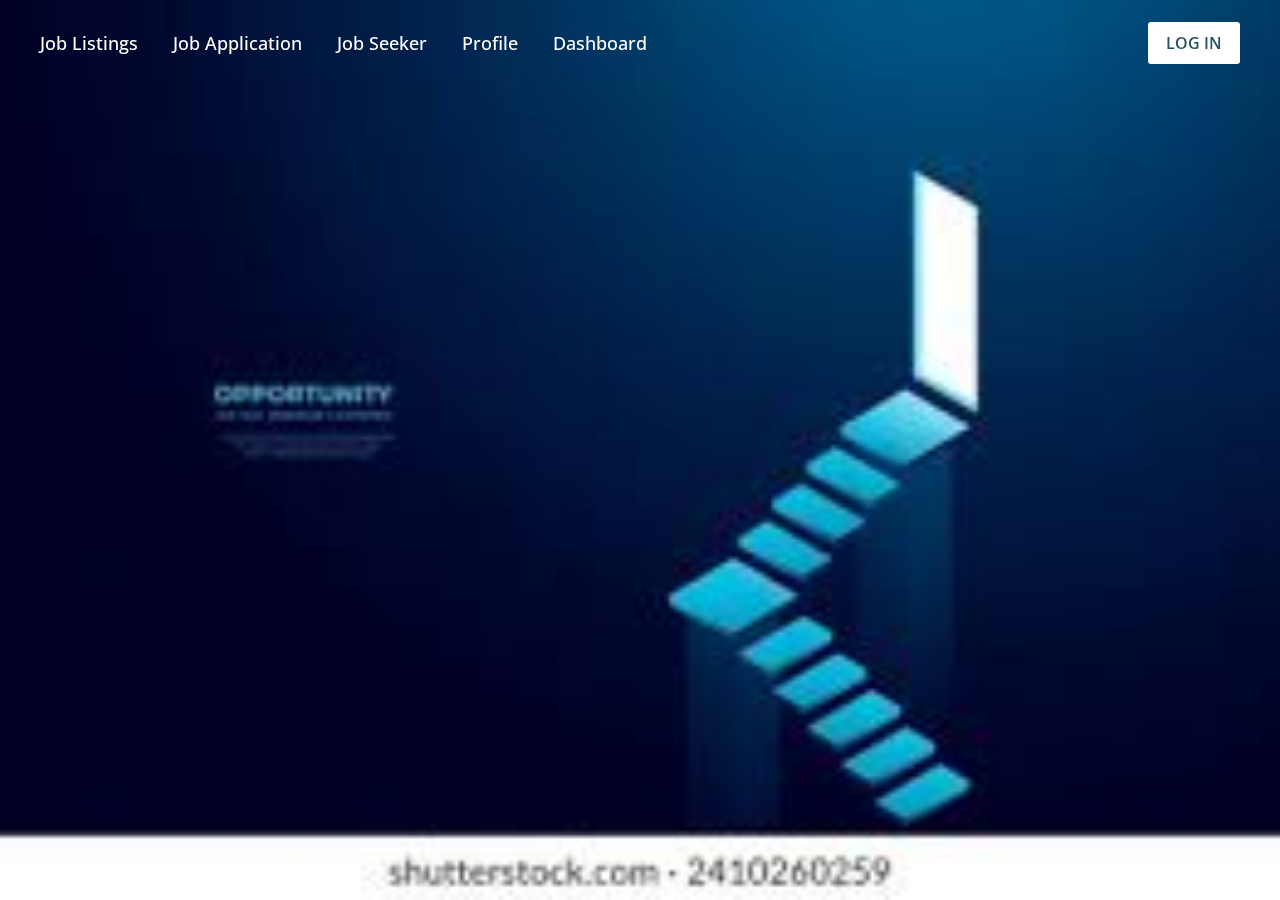
<file: index.html>
<!DOCTYPE html>
<html lang="en">
<head>
    <meta charset="UTF-8">
    <meta name="viewport" content="width=device-width, initial-scale=1.0">
    <title>Website with Login and Registration Form</title>
    <link rel="stylesheet" href="https://fonts.googleapis.com/css2?family=Material+Symbols+Rounded:opsz,wght,FILL,GRAD@48,400,0,0">
    <link rel="stylesheet" href="style.css">
    <script src="script.js" defer></script>
    <style>
       
        .ab{
            color: aliceblue;
            padding-bottom: 40px;
        }

    </style>
</head>
<body>
    <header>
        <nav class="navbar">
            <span class="hamburger-btn material-symbols-rounded">menu</span>
            <ul class="links">
                <span class="close-btn material-symbols-rounded">close</span>
                <li><a href="./job listings.html">Job Listings</a></li>
                <li><a href="./job_application.html">Job Application</a></li>
                <li><a href="./job_seeker.html">Job Seeker</a></li>
                <li><a href="./profile1.html">Profile</a></li>
                <li style="padding-right: 50px;"><a href="./dashboard.html">Dashboard</a></li><br>
            </ul>
            <button class="login-btn">LOG IN</button>
        </nav>
    </header>
    
    <div class="blur-bg-overlay"></div>
    <div class="form-popup">
        <span class="close-btn material-symbols-rounded">close</span>
        <div class="form-box login">
            <div class="form-details">
                <h2>Welcome Back</h2>
                <i>Please log in using your personal information to stay connected with us.</i>
            </div>
            <div class="form-content">
                <h2>LOGIN</h2>
                <form action="#">
                    <div class="input-field">
                        <input type="text" required>
                        <label>Email</label>
                    </div>
                    <div class="input-field">
                        <input type="password" required>
                        <label>Password</label>
                    </div>
                    
                    <button type="submit">Log In</button>
                    
                    <div class="#">
                        Don't have an account?
                        <a href="signup.html">Sign Up</a>
                    </div>
                    <div class="#">
                        <a href="forgotpassword.html">Forgot password?</a>
                    </div>
                </form>
               
            </div>
        </div>
        <div class="form-box signup">
            <div class="form-details">
                <h2>Create Account</h2>
                <p>To become a part of our community, please sign up using your personal information.</p>
            </div>
            <div class="form-content">
                <h2>SIGNUP</h2>
                <form action="#">
                    <div class="input-field">
                        <input type="text" required>
                        <label>Enter your email</label>
                    </div>
                    <div class="input-field">
                        <input type="password" required>
                        <label>Create password</label>
                    </div>
                    <div class="policy-text">
                        <input type="checkbox" id="policy">
                        <label for="policy">
                            I agree the
                            <a href="#" class="option">Terms & Conditions</a>
                        </label>
                    </div>
                    <button type="submit">Sign Up</button>
                </form>
            </div>
        </div>
    </div>
   
    
</body>
</html>
</file>
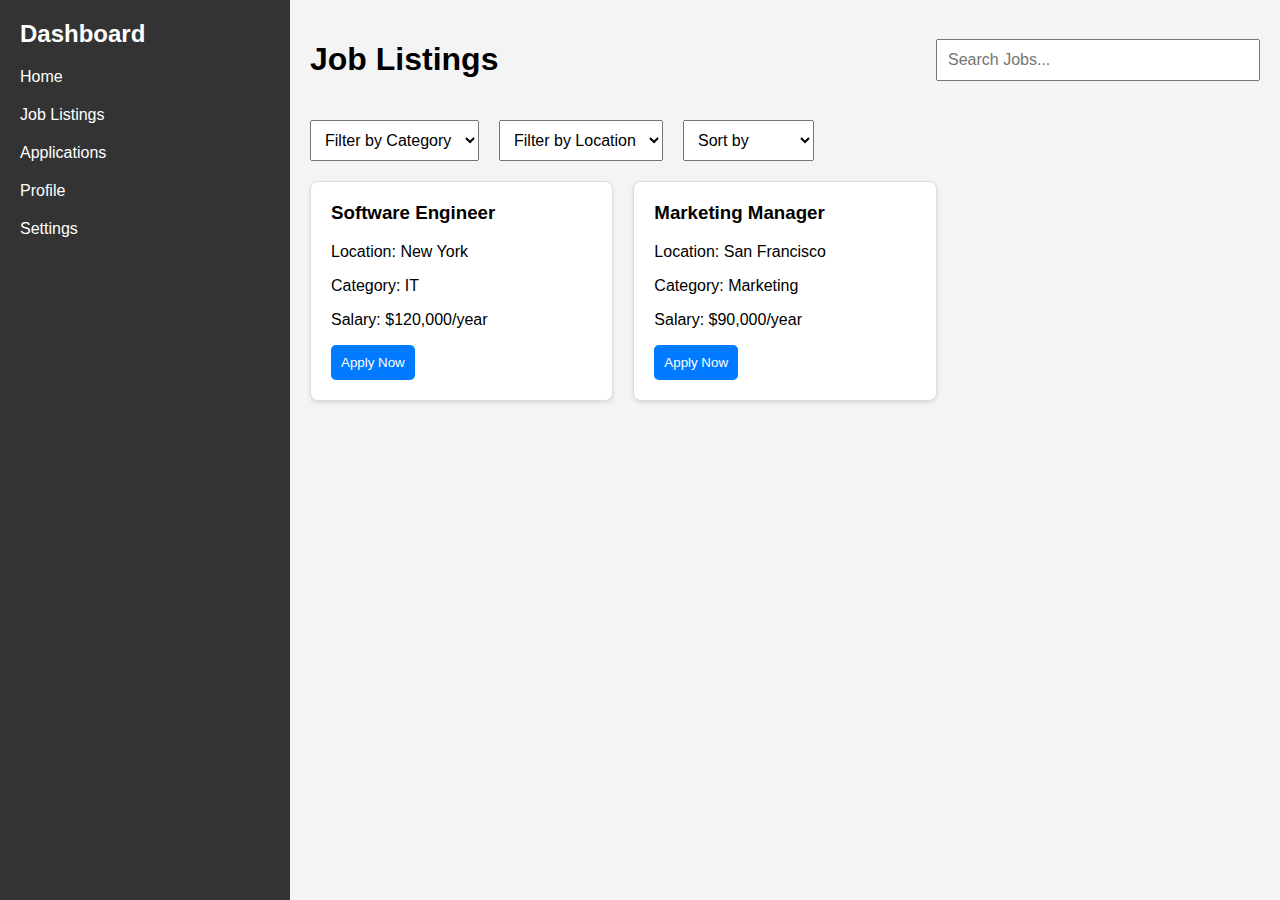
<file: dashboard.html>
<!DOCTYPE html>
<html lang="en">
<head>
    <meta charset="UTF-8">
    <meta name="viewport" content="width=device-width, initial-scale=1.0">
    <title>Job Listing Dashboard</title>
    <link rel="stylesheet" href="dashboard.css">
</head>
<body>
    <div class="dashboard">
        <nav class="sidebar">
            <h2>Dashboard</h2>
            <ul>
                <li><a href="#">Home</a></li>
                <li><a href="#">Job Listings</a></li>
                <li><a href="#">Applications</a></li>
                <li><a href="#">Profile</a></li>
                <li><a href="#">Settings</a></li>
            </ul>
        </nav>

        <div class="content">
            <header>
                <h1>Job Listings</h1>
                <input type="text" placeholder="Search Jobs..." class="search-bar">
            </header>

            <div class="job-filters">
                <select>
                    <option value="">Filter by Category</option>
                    <option value="IT">IT</option>
                    <option value="Finance">Finance</option>
                    <option value="Marketing">Marketing</option>
                </select>

                <select>
                    <option value="">Filter by Location</option>
                    <option value="New York">New York</option>
                    <option value="San Francisco">San Francisco</option>
                    <option value="Remote">Remote</option>
                </select>

                <select>
                    <option value="">Sort by</option>
                    <option value="date">Date Posted</option>
                    <option value="salary">Salary</option>
                </select>
            </div>

            <div class="job-listings">
                <div class="job-card">
                    <h3>Software Engineer</h3>
                    <p>Location: New York</p>
                    <p>Category: IT</p>
                    <p>Salary: $120,000/year</p>
                    <button>Apply Now</button>
                </div>

                <div class="job-card">
                    <h3>Marketing Manager</h3>
                    <p>Location: San Francisco</p>
                    <p>Category: Marketing</p>
                    <p>Salary: $90,000/year</p>
                    <button>Apply Now</button>
                </div>

                <!-- Add more job cards as needed -->
            </div>
        </div>
    </div>
</body>

</html>
</file>
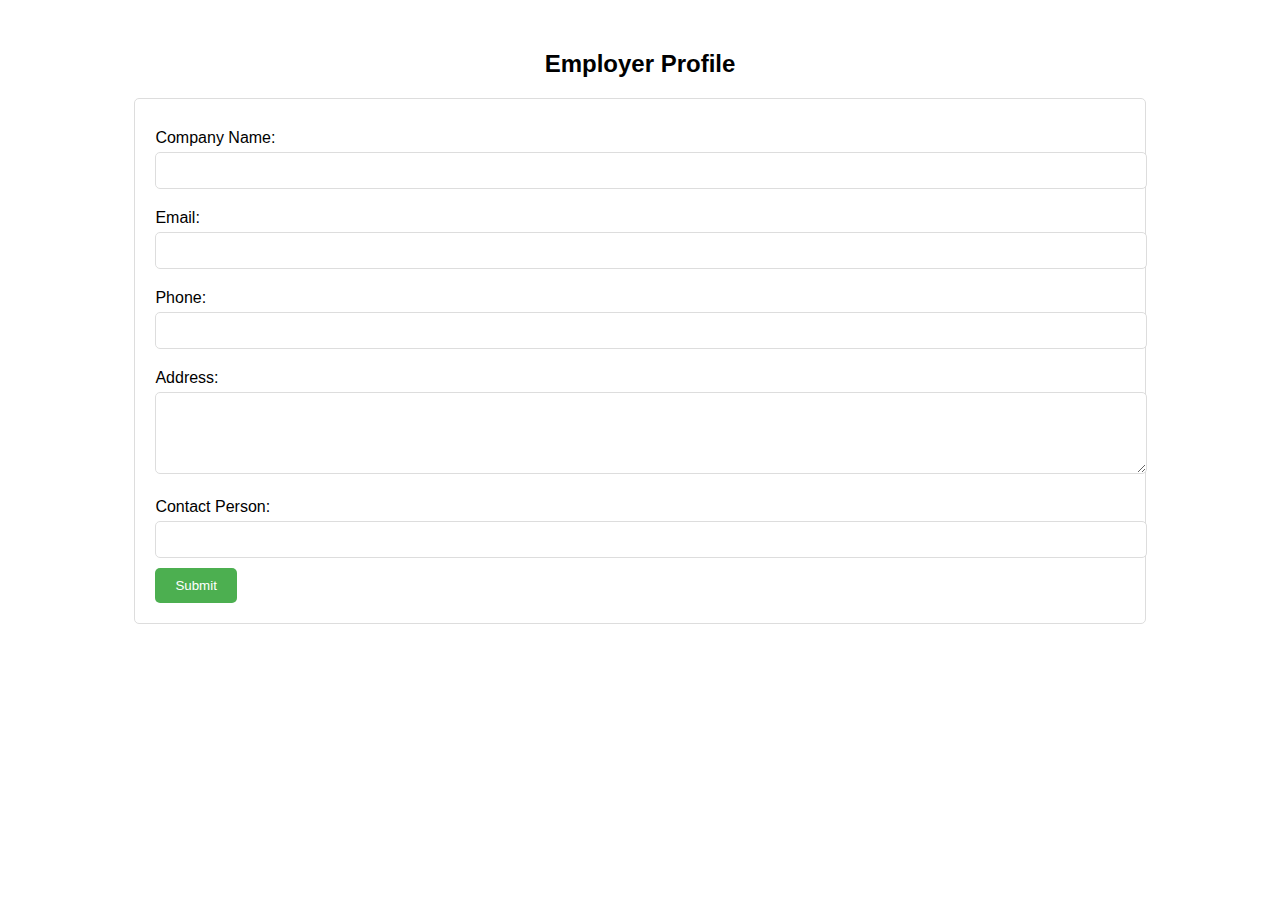
<file: employer.html>
<!DOCTYPE html>
<html lang="en">
<head>
    <meta charset="UTF-8">
    <meta name="viewport" content="width=device-width, initial-scale=1.0">
    <title>Employer Profile</title>
    <style>
        body {
            font-family: Arial, sans-serif;
        }
        .container {
            width: 80%;
            margin: auto;
            margin-top: 50px;
        }
        .profile {
            border: 1px solid #ddd;
            padding: 20px;
            margin-bottom: 20px;
            border-radius: 5px;
        }
        h2 {
            text-align: center;
        }
        label {
            display: block;
            margin-top: 10px;
        }
        input, textarea {
            width: 100%;
            padding: 10px;
            margin-top: 5px;
            margin-bottom: 10px;
            border: 1px solid #ddd;
            border-radius: 5px;
        }
        .submit-btn {
            background-color: #4CAF50;
            color: white;
            padding: 10px 20px;
            border: none;
            border-radius: 5px;
            cursor: pointer;
        }
        .submit-btn:hover {
            background-color: #45a049;
        }
    </style>
</head>
<body>
    <div class="container">
        <h2>Employer Profile</h2>
        <div class="profile">
            <form action="#" method="post">
                <label for="employer-company-name">Company Name:</label>
                <input type="text" id="employer-company-name" name="employer-company-name" required>

                <label for="employer-email">Email:</label>
                <input type="email" id="employer-email" name="employer-email" required>

                <label for="employer-phone">Phone:</label>
                <input type="tel" id="employer-phone" name="employer-phone" required>

                <label for="employer-address">Address:</label>
                <textarea id="employer-address" name="employer-address" rows="4" required></textarea>

                <label for="employer-contact-person">Contact Person:</label>
                <input type="text" id="employer-contact-person" name="employer-contact-person" required>

                <button type="submit" class="submit-btn">Submit</button>
            </form>
        </div>
    </div>
</body>
</html>
</file>
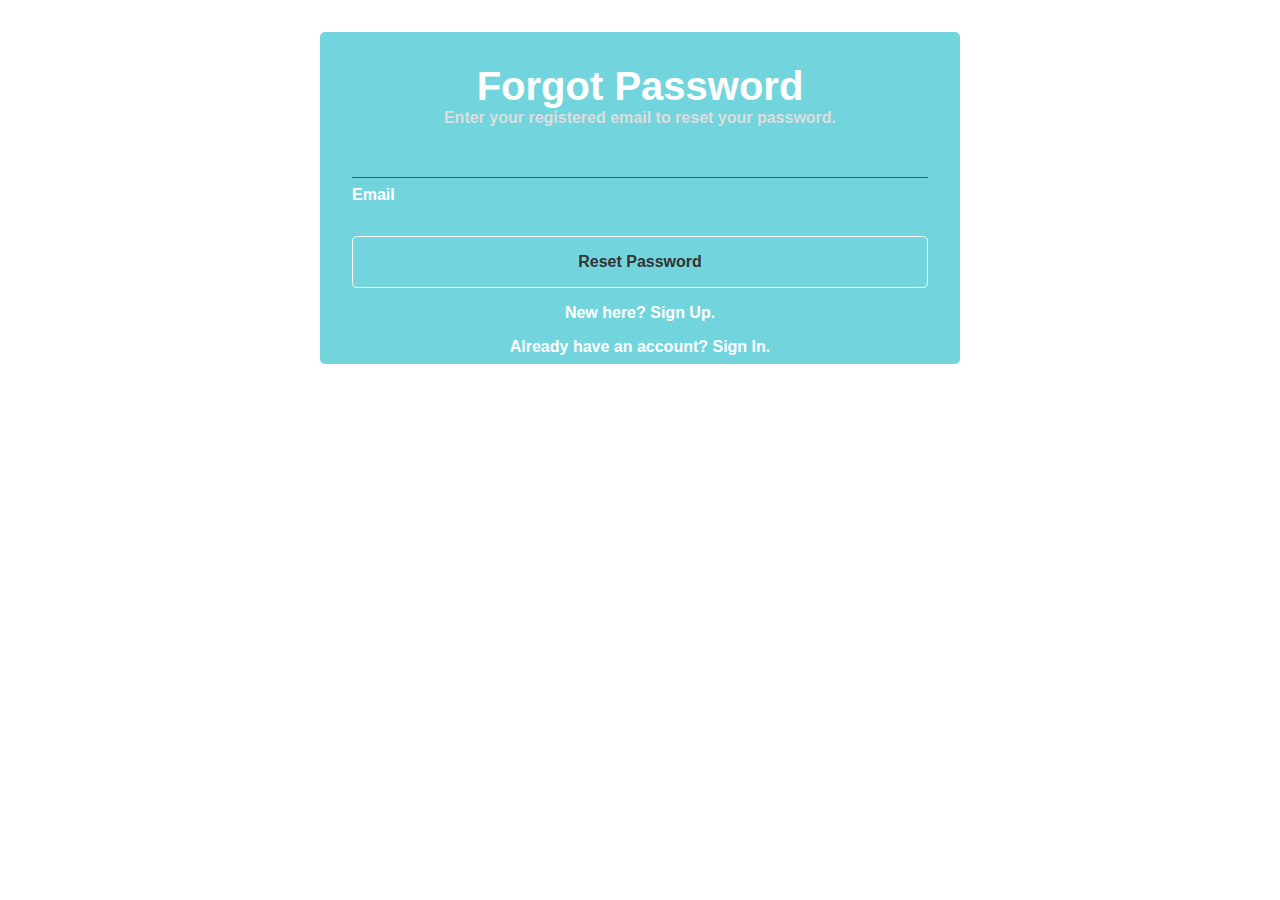
<file: forgotpassword.html>
<head>
	<meta charset="UTF-8">
	<meta name="viewport" content="width=device-width, initial-scale=1">
	<meta name="author" content="Yinka Enoch Adedokun">
	<meta name="description" content="Simple Forgot Password Page Using HTML and CSS">
	<meta name="keywords" content="forgot password page, basic html and css">
	<title>Forgot Password Page - HTML + CSS</title>
    <link rel="stylesheet" href="forgotpassword.css">
</head>
<body>
	<div class="row">
		<h1>Forgot Password</h1>
		<h6 class="information-text">Enter your registered email to reset your password.</h6>
		<div class="form-group">
			<input type="email" name="user_email" id="user_email">
			<p><label for="username">Email</label></p>
			<button onclick="showSpinner()">Reset Password</button>
		</div>
		<div class="footer">
			<h5>New here? <a href="signup.html">Sign Up.</a></h5>
			<h5>Already have an account? <a href="index.html">Sign In.</a></h5>
			
		</div>
	</div>
</body>
</file>
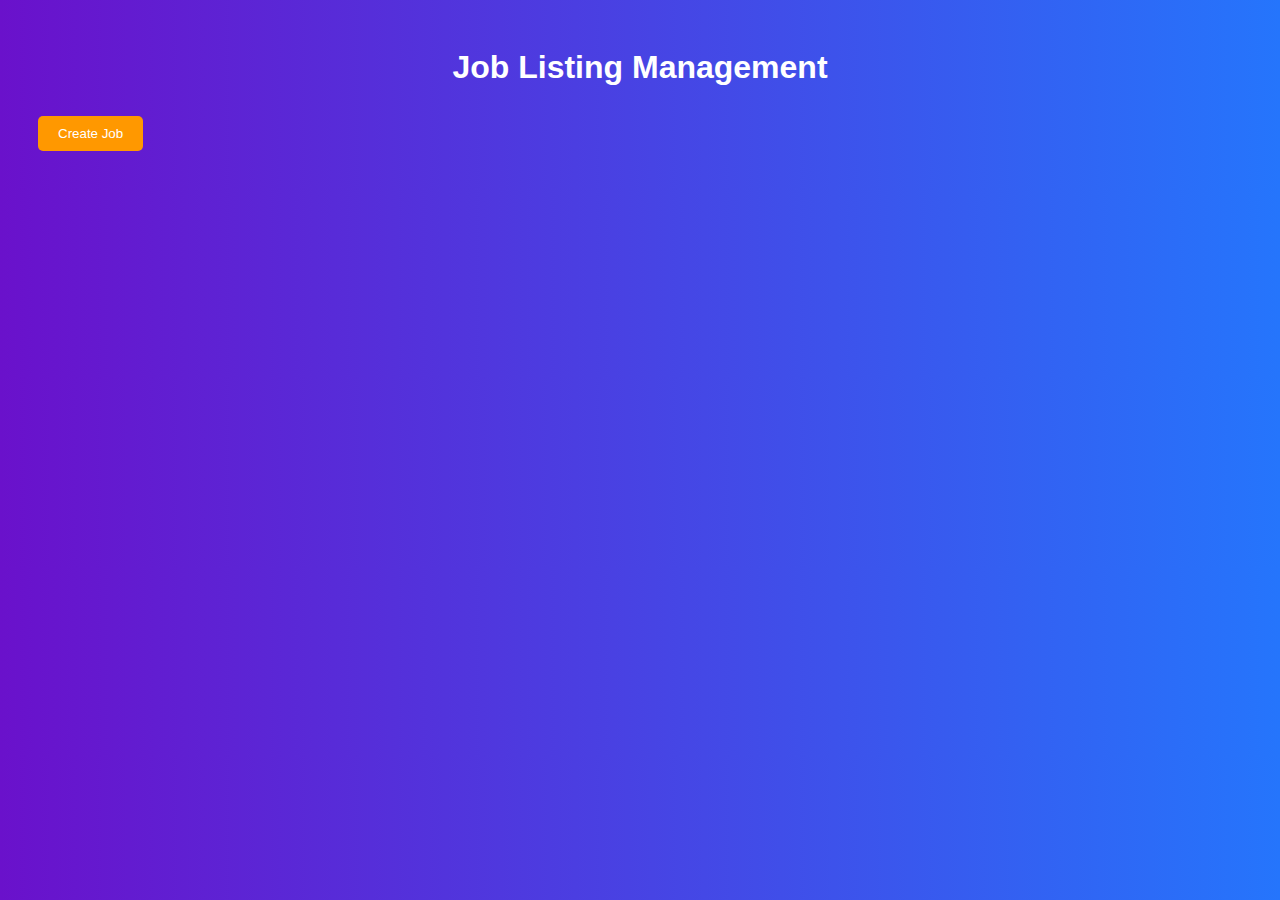
<file: job listings.html>
<!DOCTYPE html>
<html lang="en">
<head>
    <meta charset="UTF-8">
    <meta name="viewport" content="width=device-width, initial-scale=1.0">
    <title>Job Listing Management</title>
    <style>
        body {
            font-family: Arial, sans-serif;
            background: linear-gradient(to right, #6a11cb, #2575fc);
            color: #fff;
            padding: 20px;
        }
        h1 {
            text-align: center;
            margin-bottom: 20px;
        }
        button {
            background-color: #ff9800;
            color: white;
            border: none;
            padding: 10px 20px;
            margin: 10px;
            cursor: pointer;
            border-radius: 5px;
        }
        button:hover {
            background-color: #e68900;
        }
        .hidden {
            display: none;
        }
        .job {
            background-color: rgba(255, 255, 255, 0.1);
            border: 1px solid #fff;
            padding: 15px;
            margin: 15px 0;
            border-radius: 5px;
        }
        label, input, textarea {
            display: block;
            width: 100%;
            margin: 10px 0;
        }
        input, textarea {
            padding: 10px;
            border-radius: 5px;
            border: 1px solid #ccc;
        }
        .form-container {
            background-color: rgba(255, 255, 255, 0.2);
            padding: 20px;
            border-radius: 5px;
            margin: 20px 0;
        }
        .job-details {
            display: flex;
            flex-direction: column;
        }
        .job-details > div {
            margin-bottom: 10px;
        }
    </style>
</head>
<body>
    <h1>Job Listing Management</h1>
    <button id="create-job-btn">Create Job</button>
    
    <div id="job-listings">
        <!-- Job listings will be displayed here -->
    </div>

    <div id="create-job-form" class="form-container hidden">
        <h2>Create Job</h2>
        <form id="create-form">
            <label for="job-title">Job Title:</label>
            <input type="text" id="job-title" name="job-title" required>

            <label for="job-description">Job Description:</label>
            <textarea id="job-description" name="job-description" required></textarea>

            <label for="job-qualifications">Qualifications:</label>
            <textarea id="job-qualifications" name="job-qualifications" required></textarea>

            <label for="job-responsibilities">Responsibilities:</label>
            <textarea id="job-responsibilities" name="job-responsibilities" required></textarea>

            <label for="job-location">Location:</label>
            <input type="text" id="job-location" name="job-location" required>

            <label for="job-salary">Salary Range:</label>
            <input type="text" id="job-salary" name="job-salary" required>

            <button type="submit">Submit</button>
            <button type="button" id="cancel-create">Cancel</button>
        </form>
    </div>

    <div id="edit-job-form" class="form-container hidden">
        <h2>Edit Job</h2>
        <form id="edit-form">
            <label for="edit-job-title">Job Title:</label>
            <input type="text" id="edit-job-title" name="edit-job-title" required>

            <label for="edit-job-description">Job Description:</label>
            <textarea id="edit-job-description" name="edit-job-description" required></textarea>

            <label for="edit-job-qualifications">Qualifications:</label>
            <textarea id="edit-job-qualifications" name="edit-job-qualifications" required></textarea>

            <label for="edit-job-responsibilities">Responsibilities:</label>
            <textarea id="edit-job-responsibilities" name="edit-job-responsibilities" required></textarea>

            <label for="edit-job-location">Location:</label>
            <input type="text" id="edit-job-location" name="edit-job-location" required>

            <label for="edit-job-salary">Salary Range:</label>
            <input type="text" id="edit-job-salary" name="edit-job-salary" required>

            <button type="submit">Submit</button>
            <button type="button" id="cancel-edit">Cancel</button>
        </form>
    </div>

    <div id="delete-confirmation" class="form-container hidden">
        <h2>Are you sure you want to delete this job?</h2>
        <button id="confirm-delete">Yes</button>
        <button id="cancel-delete">No</button>
    </div>

    <script>
        document.addEventListener('DOMContentLoaded', () => {
            const createJobBtn = document.getElementById('create-job-btn');
            const createJobForm = document.getElementById('create-job-form');
            const editJobForm = document.getElementById('edit-job-form');
            const deleteConfirmation = document.getElementById('delete-confirmation');
            const jobListings = document.getElementById('job-listings');

            const cancelCreate = document.getElementById('cancel-create');
            const cancelEdit = document.getElementById('cancel-edit');
            const confirmDelete = document.getElementById('confirm-delete');
            const cancelDelete = document.getElementById('cancel-delete');

            let jobs = [];
            let editIndex = null;

            createJobBtn.addEventListener('click', () => {
                createJobForm.classList.toggle('hidden');
            });

            cancelCreate.addEventListener('click', () => {
                createJobForm.classList.add('hidden');
            });

            cancelEdit.addEventListener('click', () => {
                editJobForm.classList.add('hidden');
            });

            cancelDelete.addEventListener('click', () => {
                deleteConfirmation.classList.add('hidden');
            });

            document.getElementById('create-form').addEventListener('submit', (e) => {
                e.preventDefault();
                const title = e.target['job-title'].value;
                const description = e.target['job-description'].value;
                const qualifications = e.target['job-qualifications'].value;
                const responsibilities = e.target['job-responsibilities'].value;
                const location = e.target['job-location'].value;
                const salary = e.target['job-salary'].value;
                createJob(title, description, qualifications, responsibilities, location, salary);
                e.target.reset();
                createJobForm.classList.add('hidden');
            });

            document.getElementById('edit-form').addEventListener('submit', (e) => {
                e.preventDefault();
                const title = e.target['edit-job-title'].value;
                const description = e.target['edit-job-description'].value;
                const qualifications = e.target['edit-job-qualifications'].value;
                const responsibilities = e.target['edit-job-responsibilities'].value;
                const location = e.target['edit-job-location'].value;
                const salary = e.target['edit-job-salary'].value;
                updateJob(editIndex, title, description, qualifications, responsibilities, location, salary);
                e.target.reset();
                editJobForm.classList.add('hidden');
            });

            confirmDelete.addEventListener('click', () => {
                deleteJob(editIndex);
                deleteConfirmation.classList.add('hidden');
            });

            function createJob(title, description, qualifications, responsibilities, location, salary) {
                jobs.push({ title, description, qualifications, responsibilities, location, salary });
                renderJobs();
            }

            function editJob(index) {
                editIndex = index;
                const job = jobs[index];
                document.getElementById('edit-job-title').value = job.title;
                document.getElementById('edit-job-description').value = job.description;
                document.getElementById('edit-job-qualifications').value = job.qualifications;
                document.getElementById('edit-job-responsibilities').value = job.responsibilities;
                document.getElementById('edit-job-location').value = job.location;
                document.getElementById('edit-job-salary').value = job.salary;
                editJobForm.classList.remove('hidden');
            }

            function updateJob(index, title, description, qualifications, responsibilities, location, salary) {
                jobs[index] = { title, description, qualifications, responsibilities, location, salary };
                renderJobs();
            }

            function deleteJob(index) {
                jobs.splice(index, 1);
                renderJobs();
            }

            function renderJobs() {
                jobListings.innerHTML = '';
                jobs.forEach((job, index) => {
                    const jobDiv = document.createElement('div');
                    jobDiv.className = 'job';
                    jobDiv.innerHTML = `
                        <div class="job-details">
                            <div><strong>Title:</strong> ${job.title}</div>
                            <div><strong>Description:</strong> ${job.description}</div>
                            <div><strong>Qualifications:</strong> ${job.qualifications}</div>
                            <div><strong>Responsibilities:</strong> ${job.responsibilities}</div>
                            <div><strong>Location:</strong> ${job.location}</div>
                            <div><strong>Salary Range:</strong> ${job.salary}</div>
                        </div>
                        <button onclick="editJob(${index})">Edit</button>
                        <button onclick="confirmDeleteJob(${index})">Delete</button>
                    `;
                    jobListings.appendChild(jobDiv);
                });
            }

            window.editJob = editJob;
            window.confirmDeleteJob = (index) => {
                editIndex = index;
                deleteConfirmation.classList.remove('hidden');
            };
        });
    </script>
</body>
</html>
</file>
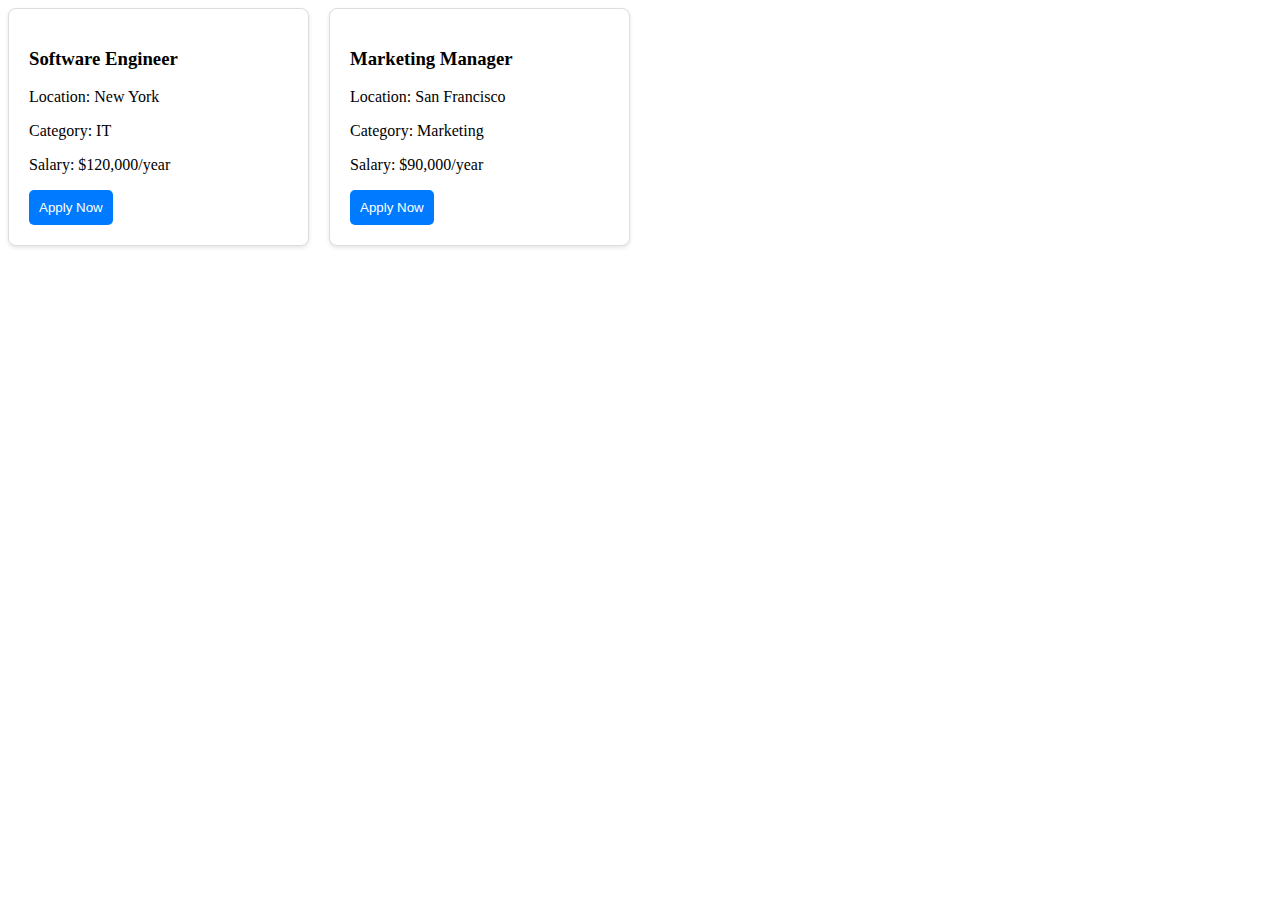
<file: job_application.html>
<!DOCTYPE html>
<html lang="en">
<head>
    <meta charset="UTF-8">
    <meta name="viewport" content="width=device-width, initial-scale=1.0">
    <title>Document</title>
    <style>
        .job-listings {
    display: grid;
    grid-template-columns: repeat(auto-fill, minmax(300px, 1fr));
    gap: 20px;
}

.job-card {
    background-color: #fff;
    padding: 20px;
    border: 1px solid #ddd;
    border-radius: 8px;
    box-shadow: 0 2px 4px rgba(0, 0, 0, 0.1);
}
.job-card button {
    padding: 10px;
    background-color: #007BFF;
    color: #fff;
    border: none;
    border-radius: 5px;
    cursor: pointer;
}

.job-card button:hover {
    background-color: #0056b3;
}
    </style>
</head>
<body>
    <div class="job-listings">
        <div class="job-card">
            <h3>Software Engineer</h3>
            <p>Location: New York</p>
            <p>Category: IT</p>
            <p>Salary: $120,000/year</p>
            <button>Apply Now</button>
        </div>
    
        <div class="job-card">
            <h3>Marketing Manager</h3>
            <p>Location: San Francisco</p>
            <p>Category: Marketing</p>
            <p>Salary: $90,000/year</p>
            <button>Apply Now</button>
        </div>
    </div>
    
</body>
</html>
</file>
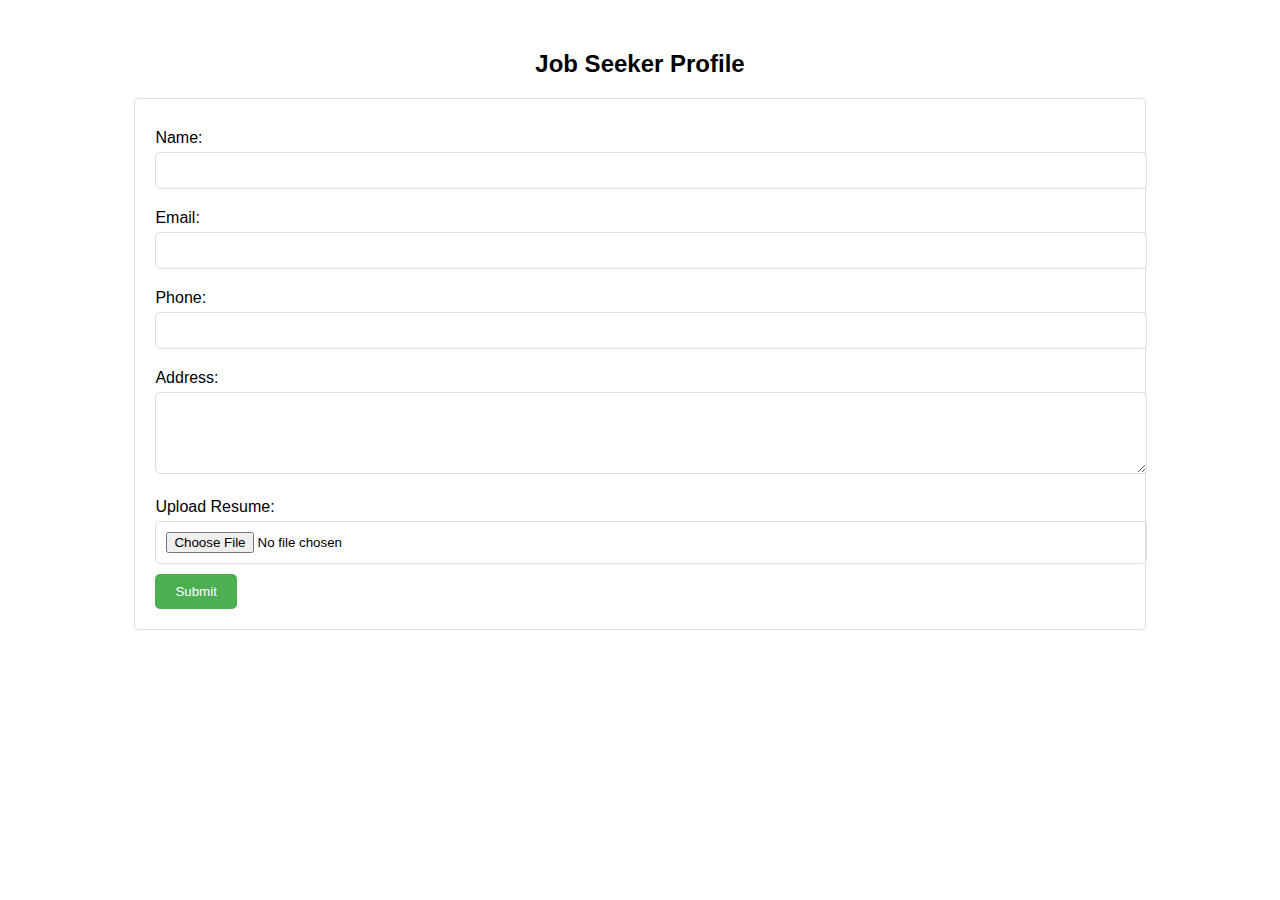
<file: job_seeker.html>
<!DOCTYPE html>
<html lang="en">
<head>
    <meta charset="UTF-8">
    <meta name="viewport" content="width=device-width, initial-scale=1.0">
    <title>Job Seeker Profile</title>
    <style>
        body {
            font-family: Arial, sans-serif;
        }
        .container {
            width: 80%;
            margin: auto;
            margin-top: 50px;
        }
        .profile {
            border: 1px solid #ddd;
            padding: 20px;
            margin-bottom: 20px;
            border-radius: 5px;
        }
        h2 {
            text-align: center;
        }
        label {
            display: block;
            margin-top: 10px;
        }
        input, textarea {
            width: 100%;
            padding: 10px;
            margin-top: 5px;
            margin-bottom: 10px;
            border: 1px solid #ddd;
            border-radius: 5px;
        }
        .submit-btn {
            background-color: #4CAF50;
            color: white;
            padding: 10px 20px;
            border: none;
            border-radius: 5px;
            cursor: pointer;
        }
        .submit-btn:hover {
            background-color: #45a049;
        }
    </style>
</head>
<body>
    <div class="container">
        <h2>Job Seeker Profile</h2>
        <div class="profile">
            <form action="#" method="post" enctype="multipart/form-data">
                <label for="job-seeker-name">Name:</label>
                <input type="text" id="job-seeker-name" name="job-seeker-name" required>

                <label for="job-seeker-email">Email:</label>
                <input type="email" id="job-seeker-email" name="job-seeker-email" required>

                <label for="job-seeker-phone">Phone:</label>
                <input type="tel" id="job-seeker-phone" name="job-seeker-phone" required>

                <label for="job-seeker-address">Address:</label>
                <textarea id="job-seeker-address" name="job-seeker-address" rows="4" required></textarea>

                <label for="job-seeker-resume">Upload Resume:</label>
                <input type="file" id="job-seeker-resume" name="job-seeker-resume" accept=".pdf,.doc,.docx" required>

                <button type="submit" class="submit-btn">Submit</button>
               
            </form>
        </div>
    </div>
</body>
</html>
</file>
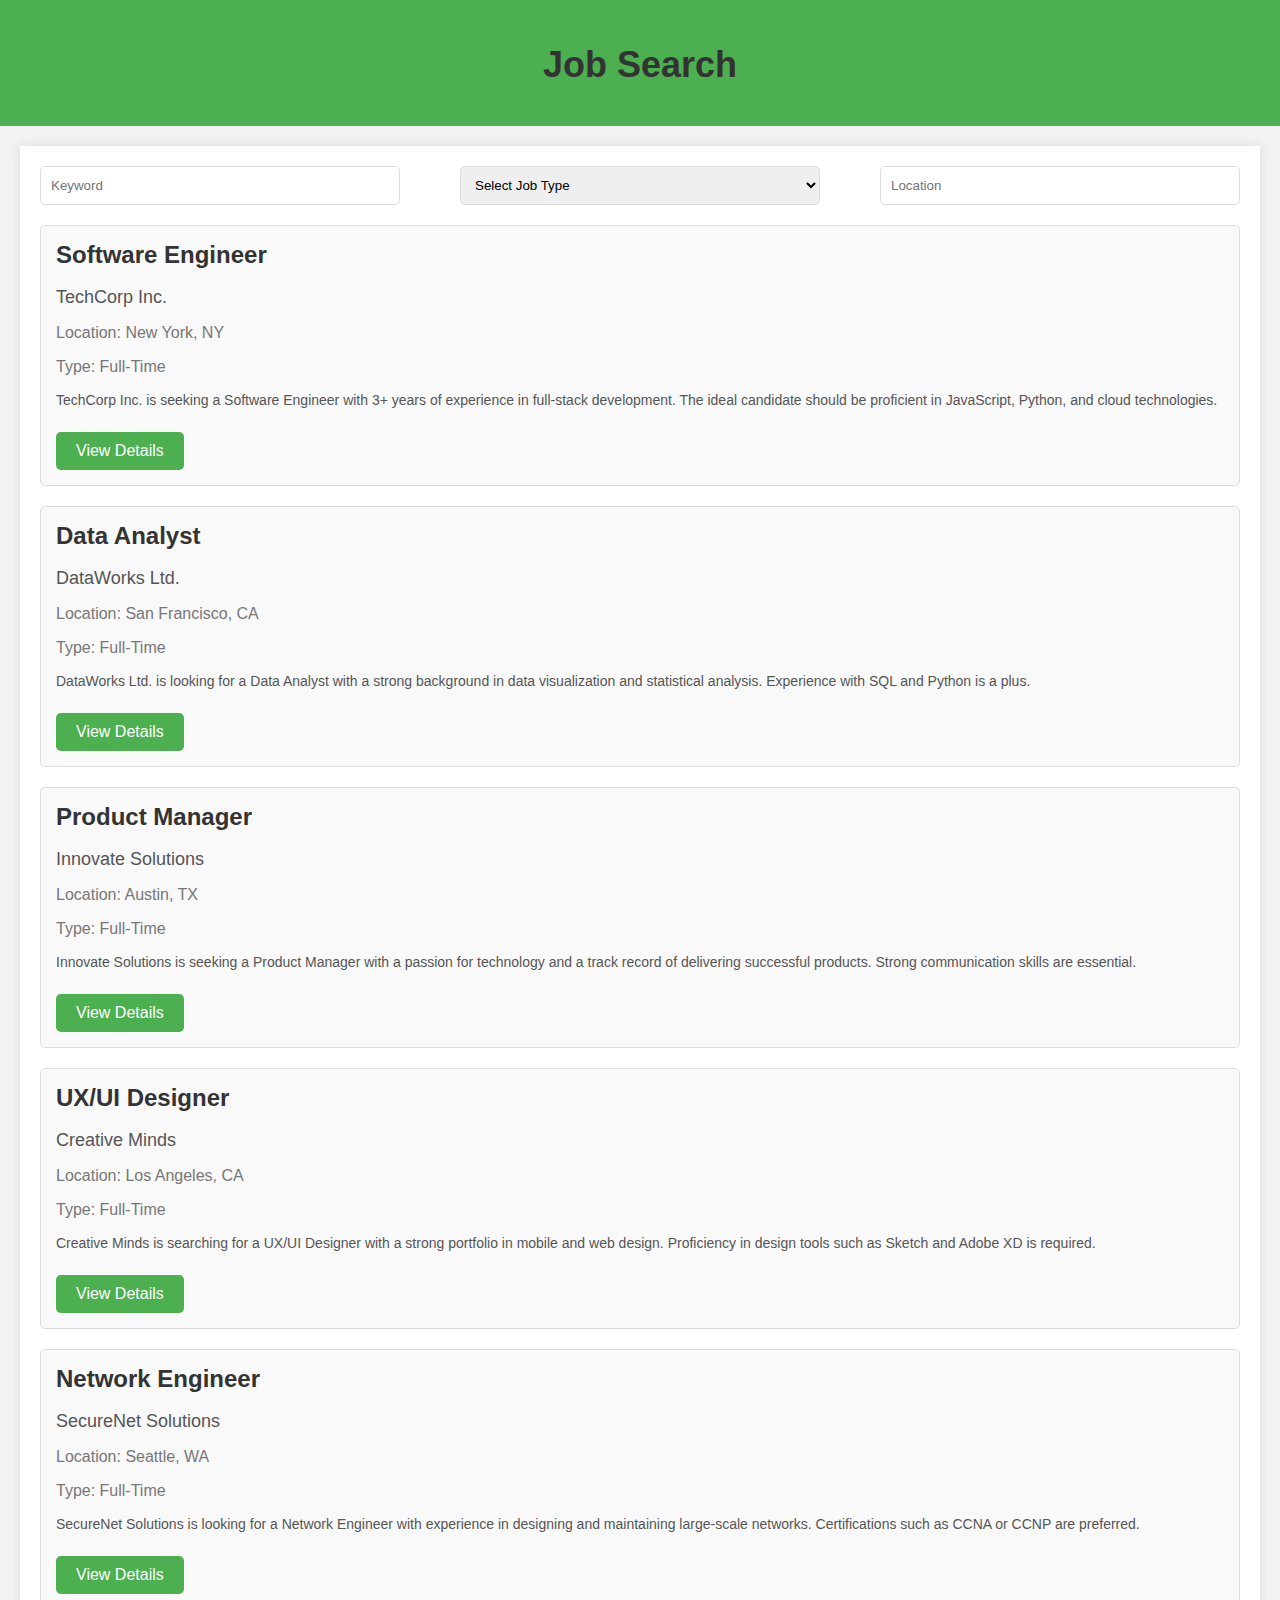
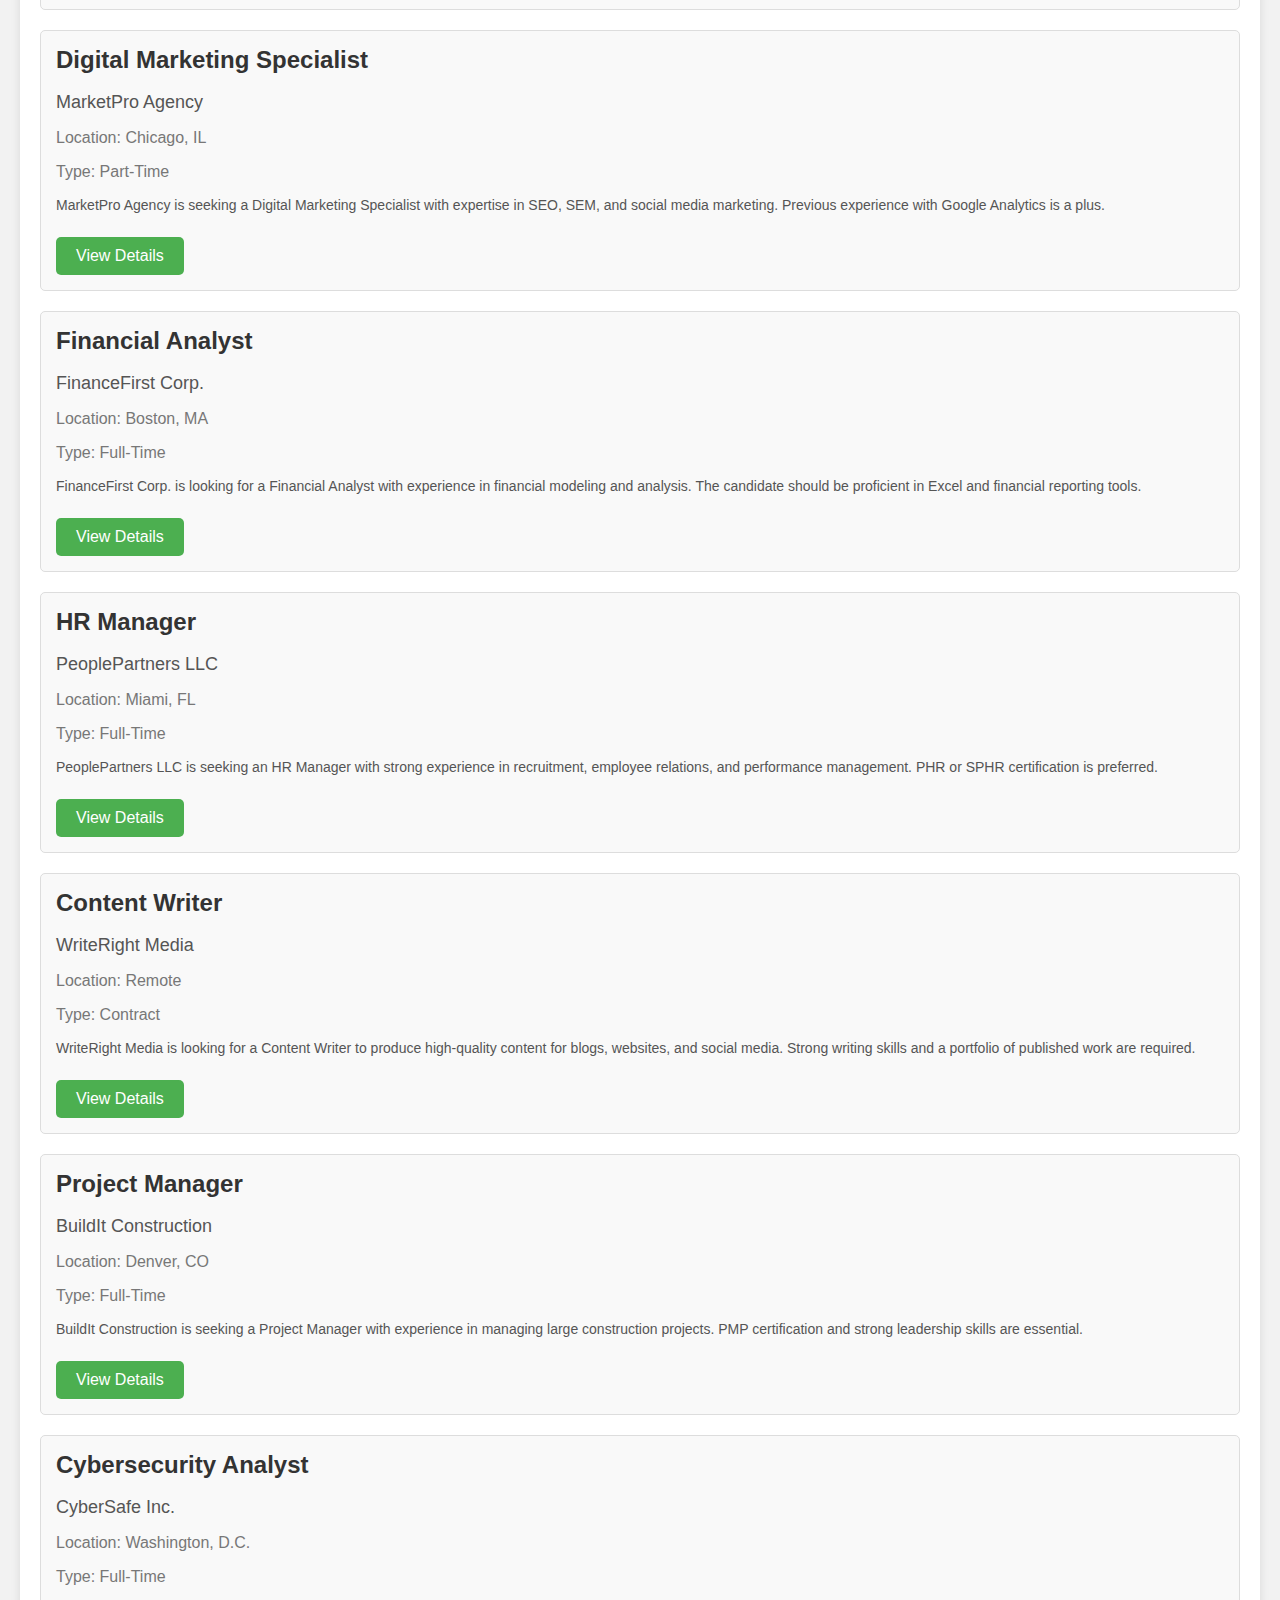
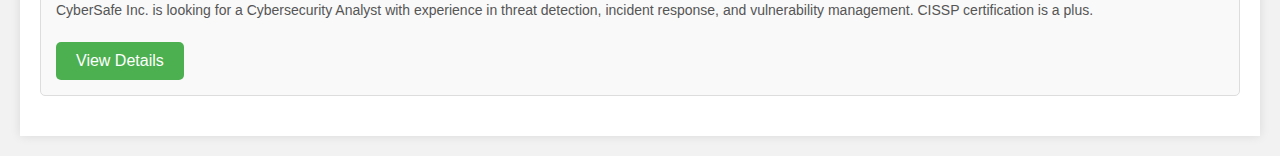
<file: jobsearch.html>
<!DOCTYPE html>
<html lang="en">

<head>
    <meta charset="UTF-8">
    <meta name="viewport" content="width=device-width, initial-scale=1.0">
    <title>Job Search</title>
    <style>
        body {
            font-family: Arial, sans-serif;
            background-color: #f2f2f2;
            margin: 0;
            padding: 0;
            color: #333;
        }

        header {
            background-color: #4CAF50;
            color: white;
            text-align: center;
            padding: 20px;
        }

        .container {
            max-width: 1200px;
            margin: 20px auto;
            padding: 20px;
            background-color: #ffffff;
            box-shadow: 0 0 10px rgba(0, 0, 0, 0.1);
        }

        h1 {
            font-size: 36px;
            margin-bottom: 20px;
            color: #333;
        }

        .search-filters {
            display: flex;
            justify-content: space-between;
            margin-bottom: 20px;
        }

        .search-filters input[type="text"],
        .search-filters select {
            padding: 10px;
            border: 1px solid #ddd;
            border-radius: 5px;
            width: 30%;
            box-sizing: border-box;
        }

        .job-listing {
            background-color: #f9f9f9;
            padding: 15px;
            border: 1px solid #ddd;
            border-radius: 5px;
            margin-bottom: 20px;
            transition: background-color 0.3s;
        }

        .job-listing:hover {
            background-color: #e6ffe6;
        }

        .job-title {
            font-size: 24px;
            margin: 0 0 10px;
            color: #333;
        }

        .company-name {
            font-size: 18px;
            color: #555;
            margin-bottom: 10px;
        }

        .job-location,
        .job-type {
            font-size: 16px;
            color: #777;
        }

        .job-description {
            margin-top: 10px;
            font-size: 14px;
            color: #555;
        }

        .apply-button {
            display: inline-block;
            padding: 10px 20px;
            margin-top: 10px;
            background-color: #4CAF50;
            color: white;
            text-decoration: none;
            border-radius: 5px;
        }

        .apply-button:hover {
            background-color: #45a049;
        }
    </style>
</head>

<body>

    <header>
        <h1>Job Search</h1>
    </header>

    <div class="container">
        <div class="search-filters">
            <input type="text" placeholder="Keyword">
            <select>
                <option value="">Select Job Type</option>
                <option value="full-time">Full-Time</option>
                <option value="part-time">Part-Time</option>
                <option value="contract">Contract</option>
            </select>
            <input type="text" placeholder="Location">
        </div>

        <div class="job-listing">
            <h2 class="job-title">Software Engineer</h2>
            <p class="company-name">TechCorp Inc.</p>
            <p class="job-location">Location: New York, NY</p>
            <p class="job-type">Type: Full-Time</p>
            <p class="job-description">TechCorp Inc. is seeking a Software Engineer with 3+ years of experience in full-stack development. The ideal candidate should be proficient in JavaScript, Python, and cloud technologies.</p>
            <a href="software-engineer-details.html" class="apply-button">View Details</a>
        </div>

        <div class="job-listing">
            <h2 class="job-title">Data Analyst</h2>
            <p class="company-name">DataWorks Ltd.</p>
            <p class="job-location">Location: San Francisco, CA</p>
            <p class="job-type">Type: Full-Time</p>
            <p class="job-description">DataWorks Ltd. is looking for a Data Analyst with a strong background in data visualization and statistical analysis. Experience with SQL and Python is a plus.</p>
            <a href="data-analyst-details.html" class="apply-button">View Details</a>
        </div>

        <div class="job-listing">
            <h2 class="job-title">Product Manager</h2>
            <p class="company-name">Innovate Solutions</p>
            <p class="job-location">Location: Austin, TX</p>
            <p class="job-type">Type: Full-Time</p>
            <p class="job-description">Innovate Solutions is seeking a Product Manager with a passion for technology and a track record of delivering successful products. Strong communication skills are essential.</p>
            <a href="product-manager-details.html" class="apply-button">View Details</a>
        </div>

        <!-- Add more job listings here -->
        <div class="job-listing">
            <h2 class="job-title">UX/UI Designer</h2>
            <p class="company-name">Creative Minds</p>
            <p class="job-location">Location: Los Angeles, CA</p>
            <p class="job-type">Type: Full-Time</p>
            <p class="job-description">Creative Minds is searching for a UX/UI Designer with a strong portfolio in mobile and web design. Proficiency in design tools such as Sketch and Adobe XD is required.</p>
            <a href="ux-ui-designer-details.html" class="apply-button">View Details</a>
        </div>

        <div class="job-listing">
            <h2 class="job-title">Network Engineer</h2>
            <p class="company-name">SecureNet Solutions</p>
            <p class="job-location">Location: Seattle, WA</p>
            <p class="job-type">Type: Full-Time</p>
            <p class="job-description">SecureNet Solutions is looking for a Network Engineer with experience in designing and maintaining large-scale networks. Certifications such as CCNA or CCNP are preferred.</p>
            <a href="network-engineer-details.html" class="apply-button">View Details</a>
        </div>

        <div class="job-listing">
            <h2 class="job-title">Digital Marketing Specialist</h2>
            <p class="company-name">MarketPro Agency</p>
            <p class="job-location">Location: Chicago, IL</p>
            <p class="job-type">Type: Part-Time</p>
            <p class="job-description">MarketPro Agency is seeking a Digital Marketing Specialist with expertise in SEO, SEM, and social media marketing. Previous experience with Google Analytics is a plus.</p>
            <a href="digital-marketing-specialist-details.html" class="apply-button">View Details</a>
        </div>

        <div class="job-listing">
            <h2 class="job-title">Financial Analyst</h2>
            <p class="company-name">FinanceFirst Corp.</p>
            <p class="job-location">Location: Boston, MA</p>
            <p class="job-type">Type: Full-Time</p>
            <p class="job-description">FinanceFirst Corp. is looking for a Financial Analyst with experience in financial modeling and analysis. The candidate should be proficient in Excel and financial reporting tools.</p>
            <a href="financial-analyst-details.html" class="apply-button">View Details</a>
        </div>

        <div class="job-listing">
            <h2 class="job-title">HR Manager</h2>
            <p class="company-name">PeoplePartners LLC</p>
            <p class="job-location">Location: Miami, FL</p>
            <p class="job-type">Type: Full-Time</p>
            <p class="job-description">PeoplePartners LLC is seeking an HR Manager with strong experience in recruitment, employee relations, and performance management. PHR or SPHR certification is preferred.</p>
            <a href="hr-manager-details.html" class="apply-button">View Details</a>
        </div>

        <div class="job-listing">
            <h2 class="job-title">Content Writer</h2>
            <p class="company-name">WriteRight Media</p>
            <p class="job-location">Location: Remote</p>
            <p class="job-type">Type: Contract</p>
            <p class="job-description">WriteRight Media is looking for a Content Writer to produce high-quality content for blogs, websites, and social media. Strong writing skills and a portfolio of published work are required.</p>
            <a href="content-writer-details.html" class="apply-button">View Details</a>
        </div>

        <div class="job-listing">
            <h2 class="job-title">Project Manager</h2>
            <p class="company-name">BuildIt Construction</p>
            <p class="job-location">Location: Denver, CO</p>
            <p class="job-type">Type: Full-Time</p>
            <p class="job-description">BuildIt Construction is seeking a Project Manager with experience in managing large construction projects. PMP certification and strong leadership skills are essential.</p>
            <a href="project-manager-details.html" class="apply-button">View Details</a>
        </div>

        <div class="job-listing">
            <h2 class="job-title">Cybersecurity Analyst</h2>
            <p class="company-name">CyberSafe Inc.</p>
            <p class="job-location">Location: Washington, D.C.</p>
            <p class="job-type">Type: Full-Time</p>
            <p class="job-description">CyberSafe Inc. is looking for a Cybersecurity Analyst with experience in threat detection, incident response, and vulnerability management. CISSP certification is a plus.</p>
            <a href="cybersecurity-analyst-details.html" class="apply-button">View Details</a>
        </div>

    </div>
</body>

</html>
</file>
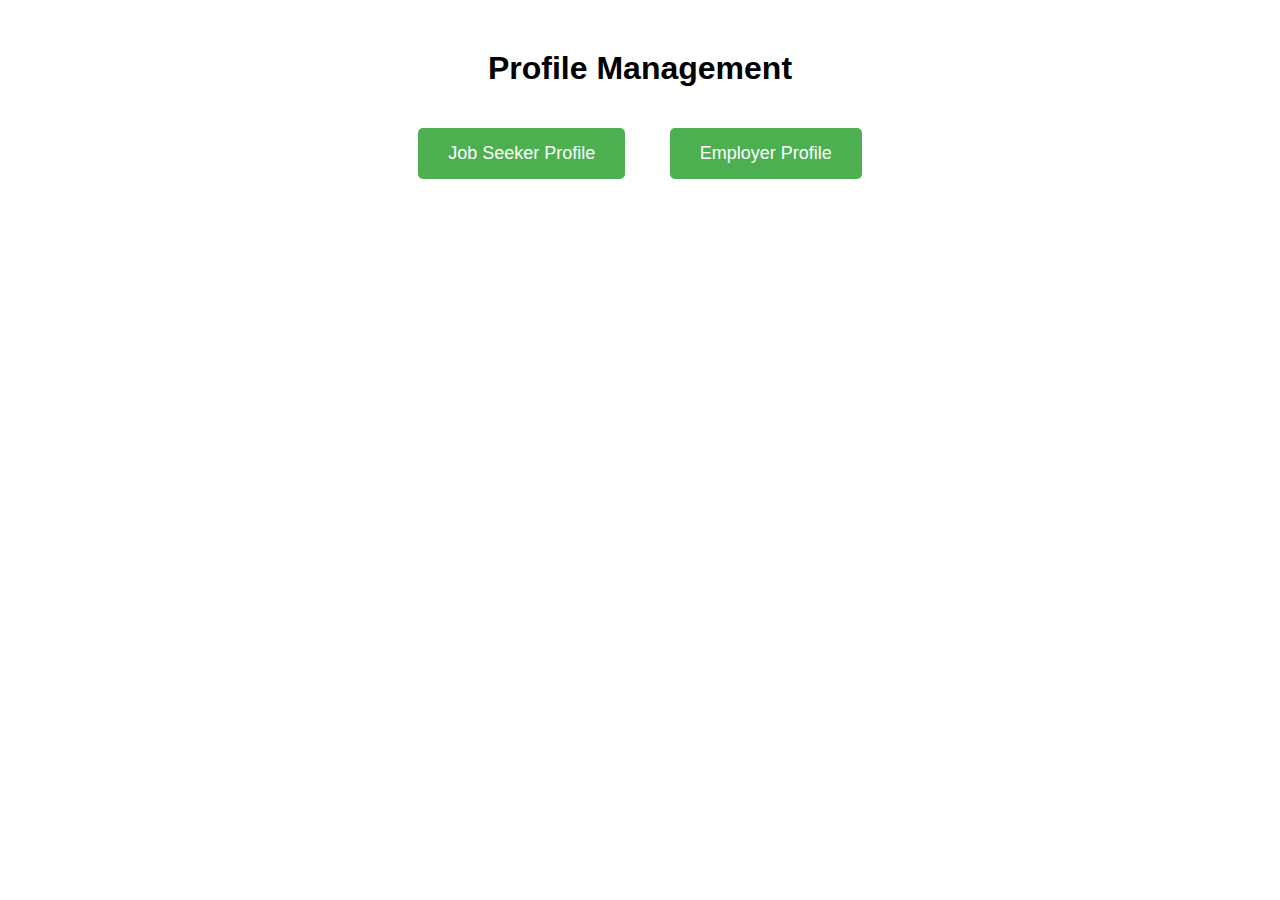
<file: profile1.html>
<!DOCTYPE html>
<html lang="en">
<head>
    <meta charset="UTF-8">
    <meta name="viewport" content="width=device-width, initial-scale=1.0">
    <title>Profile Management</title>
    <style>
        body {
            font-family: Arial, sans-serif;
        }
        .container {
            width: 80%;
            margin: auto;
            text-align: center;
            margin-top: 50px;
        }
        .profile-button {
            background-color: #4CAF50;
            color: white;
            padding: 15px 30px;
            margin: 20px;
            border: none;
            border-radius: 5px;
            cursor: pointer;
            font-size: 18px;
        }
        .profile-button:hover {
            background-color: #45a049;
        }
    </style>
</head>
<body>
    <div class="container">
        <h1>Profile Management</h1>
        <button class="profile-button" onclick="location.href='job_seeker.html'">Job Seeker Profile</button>
        <button class="profile-button" onclick="location.href='employer.html'">Employer Profile</button>
        
    </div>
</body>
</html>
</file>
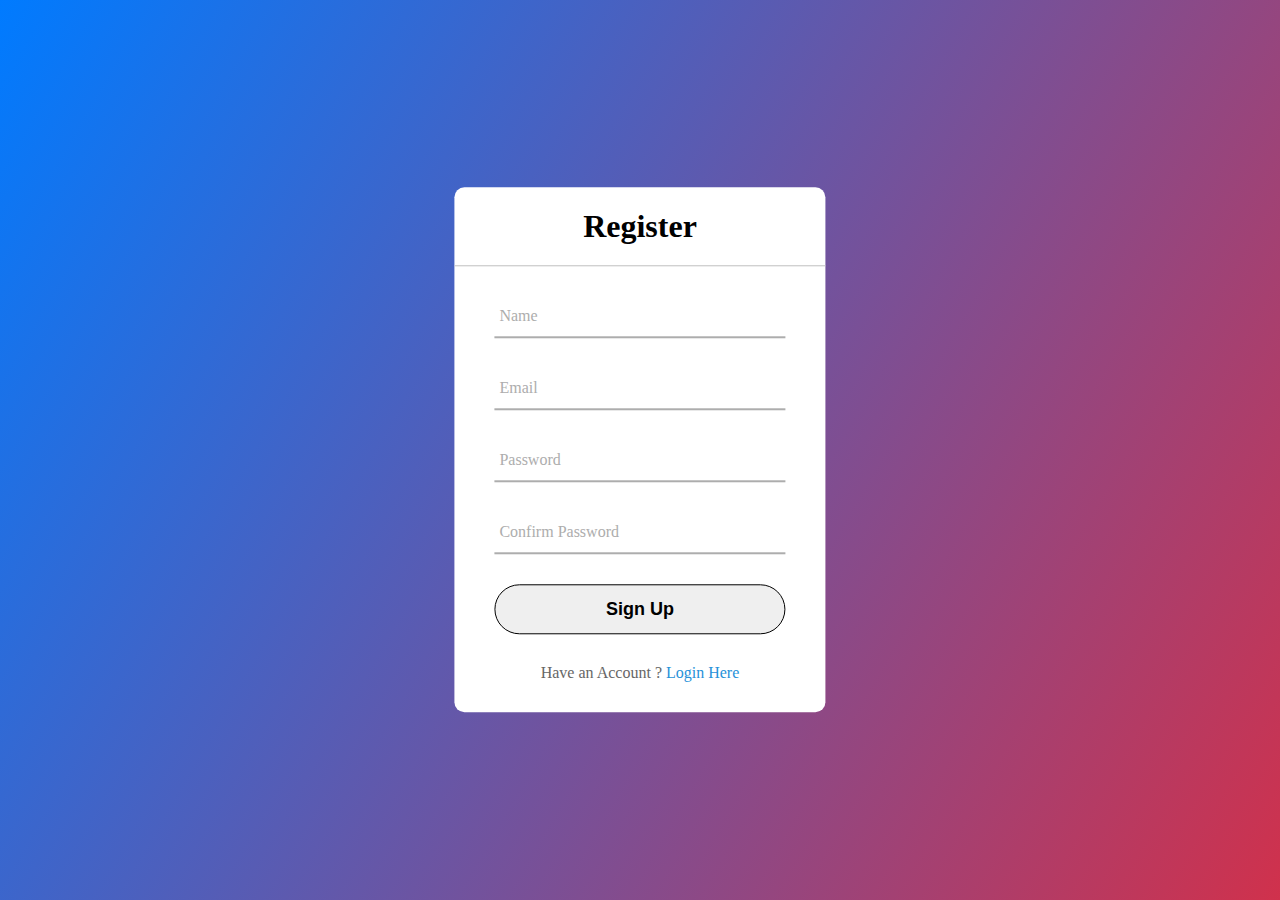
<file: signup.html>
<!DOCTYPE html>
<html lang="en">
  <head>
    <title>Sign Up / Registration Form </title>
    <meta charset="UTF-8" />
    <meta name="viewport" content="width=device-width" />
    <link rel="stylesheet" href="signup.css" />
  </head>
  <body>
    <div class="container">
      <div class="center">
          <h1>Register</h1>
          <form method="POST" action="">
              <div class="txt_field">
                  <input type="text" name="name" required>
                  <span></span>
                  <label>Name</label>
              </div>
              <div class="txt_field">
                  <input type="email" name="email" required>
                  <span></span>
                  <label>Email</label>
              </div>
              <div class="txt_field">
                  <input type="password" name="password" required>
                  <span></span>
                  <label>Password</label>
              </div>
              <div class="txt_field">
                  <input type="password" name="cpassword" required>
                  <span></span>
                  <label>Confirm Password</label>
              </div>
              <input name="submit" type="Submit" value="Sign Up">
              <div class="signup_link">
                  Have an Account ? <a href="index.html">Login Here</a>
              </div>
          </form>
      </div>
  </div>
  </body>
</html>
</file>
<file: style.css>
/* Importing Google font - Open Sans */
@import url("https://fonts.googleapis.com/css2?family=Open+Sans:wght@400;500;600;700&display=swap");

* {
    margin: 0;
    padding: 0;
    box-sizing: border-box;
    font-family: "Open Sans", sans-serif;
}

body {
    height: 100vh;
    width: 100%;
    background: url("[data-uri]") center/cover no-repeat;
}

header {
    position: fixed;
    width: 100%;
    top: 0;
    left: 0;
    z-index: 10;
    padding: 0 10px;
}

.navbar {
    display: flex;
    padding: 22px 0;
    align-items: center;
    max-width: 1200px;
    margin: 0 auto;
    justify-content: space-between;
}

.navbar .hamburger-btn {
    display: none;
    color: #fff;
    cursor: pointer;
    font-size: 1.5rem;
}

.navbar .logo {
    gap: 10px;
    display: flex;
    align-items: center;
    text-decoration: none;
}

.navbar .logo img {
    width: 40px;
    border-radius: 50%;
}

.navbar .logo h2 {
    color: #fff;
    font-weight: 600;
    font-size: 1.7rem;
}

.navbar .links {
    display: flex;
    gap: 35px;
    list-style: none;
    align-items: center;
}

.navbar .close-btn {
    position: absolute;
    right: 20px;
    top: 20px;
    display: none;
    color: #000;
    cursor: pointer;
}

.navbar .links a {
    color: #fff;
    font-size: 1.1rem;
    font-weight: 500;
    text-decoration: none;
    transition: 0.1s ease;
}

.navbar .links a:hover {
    color: #19e8ff;
}

.navbar .login-btn {
    border: none;
    outline: none;
    background: #fff;
    color: #275360;
    font-size: 1rem;
    font-weight: 600;
    padding: 10px 18px;
    border-radius: 3px;
    cursor: pointer;
    transition: 0.15s ease;
}

.navbar .login-btn:hover {
    background: #ddd;
}

.form-popup {
    position: fixed;
    top: 50%;
    left: 50%;
    z-index: 10;
    width: 100%;
    opacity: 0;
    pointer-events: none;
    max-width: 720px;
    background: #fff;
    border: 2px solid #fff;
    transform: translate(-50%, -70%);
}

.show-popup .form-popup {
    opacity: 1;
    pointer-events: auto;
    transform: translate(-50%, -50%);
    transition: transform 0.3s ease, opacity 0.1s;
}

.form-popup .close-btn {
    position: absolute;
    top: 12px;
    right: 12px;
    color: #878484;
    cursor: pointer;
}

.blur-bg-overlay {
    position: fixed;
    top: 0;
    left: 0;
    z-index: 10;
    height: 100%;
    width: 100%;
    opacity: 0;
    pointer-events: none;
    backdrop-filter: blur(5px);
    -webkit-backdrop-filter: blur(5px);
    transition: 0.1s ease;
}

.show-popup .blur-bg-overlay {
    opacity: 1;
    pointer-events: auto;
}

.form-popup .form-box {
    display: flex;
}

.form-box .form-details {
    width: 100%;
    color: #fff;
    max-width: 330px;
    text-align: center;
    display: flex;
    flex-direction: column;
    justify-content: center;
    align-items: center;
}

.login .form-details {
    padding: 0 40px;
    background: url("https://media.licdn.com/dms/image/C4D12AQFi4yZvoIWupw/article-cover_image-shrink_720_1280/0/1520245690181?e=2147483647&v=beta&t=tKYwNZxeVVDIwUTZXxVbb0A9oxl2ZK0iVEOiPYOwGE4");
    background-position: center;
    background-size: cover;
}

.signup .form-details {
    padding: 0 20px;
    background: url("images/signup-img.jpg");
    background-position: center;
    background-size: cover;
}

.form-box .form-content {
    width: 100%;
    padding: 35px;
}

.form-box h2 {
    text-align: center;
    margin-bottom: 29px;
}

form .input-field {
    position: relative;
    height: 50px;
    width: 100%;
    margin-top: 20px;
}

.input-field input {
    height: 100%;
    width: 100%;
    background: none;
    outline: none;
    font-size: 0.95rem;
    padding: 0 15px;
    border: 1px solid #717171;
    border-radius: 3px;
}

.input-field input:focus {
    border: 1px solid #00bcd4;
}

.input-field label {
    position: absolute;
    top: 50%;
    left: 15px;
    transform: translateY(-50%);
    color: #4a4646;
    pointer-events: none;
    transition: 0.2s ease;
}

.input-field input:is(:focus, :valid) {
    padding: 16px 15px 0;
}

.input-field input:is(:focus, :valid)~label {
    transform: translateY(-120%);
    color: #00bcd4;
    font-size: 0.75rem;
}

.form-box a {
    color: #00bcd4;
    text-decoration: none;
}

.form-box a:hover {
    text-decoration: underline;
}

form :where(.forgot-pass-link, .policy-text) {
    display: inline-flex;
    margin-top: 13px;
    font-size: 0.95rem;
}

form button {
    width: 100%;
    color: #fff;
    border: none;
    outline: none;
    padding: 14px 0;
    font-size: 1rem;
    font-weight: 500;
    border-radius: 3px;
    cursor: pointer;
    margin: 25px 0;
    background: #00bcd4;
    transition: 0.2s ease;
}

form button:hover {
    background: #0097a7;
}

.form-content .bottom-link {
    text-align: center;
}

.form-popup .signup,
.form-popup.show-signup .login {
    display: none;
}

.form-popup.show-signup .signup {
    display: flex;
}

.signup .policy-text {
    display: flex;
    margin-top: 14px;
    align-items: center;
}

.signup .policy-text input {
    width: 14px;
    height: 14px;
    margin-right: 7px;
}

@media (max-width: 950px) {
    .navbar :is(.hamburger-btn, .close-btn) {
        display: block;
    }

    .navbar {
        padding: 15px 0;
    }

    .navbar .logo img {
        display: none;
    }

    .navbar .logo h2 {
        font-size: 1.4rem;
    }

    .navbar .links {
        position: fixed;
        top: 0;
        z-index: 10;
        left: -100%;
        display: block;
        height: 100vh;
        width: 100%;
        padding-top: 60px;
        text-align: center;
        background: #fff;
        transition: 0.2s ease;
    }

    .navbar .links.show-menu {
        left: 0;
    }

    .navbar .links a {
        display: inline-flex;
        margin: 20px 0;
        font-size: 1.2rem;
        color: #000;
    }

    .navbar .links a:hover {
        color: #00BCD4;
    }

    .navbar .login-btn {
        font-size: 0.9rem;
        padding: 7px 10px;
    }
}

@media (max-width: 760px) {
    .form-popup {
        width: 95%;
    }

    .form-box .form-details {
        display: none;
    }

    .form-box .form-content {
        padding: 30px 20px;
    }
}
</file>
<file: dashboard.css>
body {
    font-family: Arial, sans-serif;
    background-color: #f4f4f4;
    margin: 0;
    padding: 0;
}

.dashboard {
    display: flex;
    min-height: 100vh;
}

.sidebar {
    width: 250px;
    background-color: #333;
    color: #fff;
    padding: 20px;
}

.sidebar h2 {
    margin-top: 0;
}

.sidebar ul {
    list-style: none;
    padding: 0;
}

.sidebar ul li {
    margin: 20px 0;
}

.sidebar ul li a {
    color: #fff;
    text-decoration: none;
}

.sidebar ul li a:hover {
    text-decoration: underline;
}

.content {
    flex-grow: 1;
    padding: 20px;
}

header {
    display: flex;
    justify-content: space-between;
    align-items: center;
    margin-bottom: 20px;
}

.search-bar {
    padding: 10px;
    font-size: 16px;
    width: 300px;
}

.job-filters {
    display: flex;
    gap: 20px;
    margin-bottom: 20px;
}

.job-filters select {
    padding: 10px;
    font-size: 16px;
}

.job-listings {
    display: grid;
    grid-template-columns: repeat(auto-fill, minmax(300px, 1fr));
    gap: 20px;
}

.job-card {
    background-color: #fff;
    padding: 20px;
    border: 1px solid #ddd;
    border-radius: 8px;
    box-shadow: 0 2px 4px rgba(0, 0, 0, 0.1);
}

.job-card h3 {
    margin-top: 0;
}

.job-card button {
    padding: 10px;
    background-color: #007BFF;
    color: #fff;
    border: none;
    border-radius: 5px;
    cursor: pointer;
}

.job-card button:hover {
    background-color: #0056b3;
}
</file>
<file: forgotpassword.css>
* {
    margin: 0;
    padding: 0;
    box-sizing: border-box;
    font-family: "segoe ui", verdana, helvetica, arial, sans-serif;
    font-size: 16px;
    transition: all 500ms ease; }
  
  body {
    -webkit-font-smoothing: antialiased;
    -moz-osx-font-smoothing: grayscale;
    text-rendering: optimizeLegibility;
  }
  
  .row {
    
    background-color: rgba(20, 185, 200, 0.6);
    color: #fff;
    text-align: center;
    padding: 2em 2em 0.5em;
    width: 90%;
    margin: 2em	auto;
    border-radius: 5px; }
    .row h1 {
      font-size: 2.5em; }
    .row .form-group {
      margin: 0.5em 0; }
      .row .form-group label {
        display: block;
        color: #fff;
        text-align: left;
        font-weight: 600; }
      .row .form-group input, .row .form-group button {
        display: block;
        padding: 0.5em 0;
        width: 100%;
        margin-top: 1em;
        margin-bottom: 0.5em;
        background-color: inherit;
        border: none;
        border-bottom: 1px solid #555;
        color: #eee; }
        .row .form-group input:focus, .row .form-group button:focus {
          background-color: #fff;
          color: #000;
          border: none;
          padding: 1em 0.5em; animation: pulse 1s infinite ease;}
      .row .form-group button {
        border: 1px solid #fff;
        border-radius: 5px;
        outline: none;
        -moz-user-select: none;
        user-select: none;
        color: #333;
        font-weight: 800;
        cursor: pointer;
        margin-top: 2em;
        padding: 1em; }
        .row .form-group button:hover, .row .form-group button:focus {
          background-color: #fff; }
        .row .form-group button.is-loading::after {
          animation: spinner 500ms infinite linear;
          content: "";
          position: absolute;
          margin-left: 2em;
          border: 2px solid #000;
          border-radius: 100%;
          border-right-color: transparent;
          border-left-color: transparent;
          height: 1em;
          width: 4%; }
    .row .footer h5 {
      margin-top: 1em; }
    .row .footer p {
      margin-top: 2em; }
      .row .footer p .symbols {
        color: #444; }
    .row .footer a {
      color: inherit;
      text-decoration: none; }
  
  .information-text {
    color: #ddd; }
  
  @media screen and (max-width: 320px) {
    .row {
      padding-left: 1em;
      padding-right: 1em; }
      .row h1 {
        font-size: 1.5em !important; } }
  @media screen and (min-width: 900px) {
    .row {
      width: 50%; } }
</file>
<file: signup.css>
body{
    margin: 0;
    padding: 0;
    font-family: Roboto;
    background-repeat: no-repeat;
    background-size: cover;
    background: linear-gradient(120deg, #007bff, #d0314c);
    height: 100vh;
    overflow: hidden;
  }
  
  .center{
    position: absolute;
    top: 50%;
    left: 50%;
    transform: translate(-50%, -50%);
    width: 29vw;
    background: white;
    border-radius: 10px;
  }
  
  .center h1{
    text-align: center;
    padding: 0 0 20px 0;
    border-bottom: 1px solid silver;
  }
  
  .center form{
    padding: 0 40px;
    box-sizing: border-box;
  }
  
  form .txt_field{
    position: relative;
    border-bottom: 2px solid #adadad;
    margin: 30px 0;
  }
  
  .txt_field input{
    width: 100%;
    padding: 0 5px;
    height: 40px;
    font-size: 16px;
    border: none;
    background: none;
    outline: none;
  }
  
  .txt_field label{
    position: absolute;
    top: 50%;
    left: 5px;
    color: #adadad;
    transform: translateY(-50%);
    font-size: 16px;
    pointer-events: none;
  }
  
  .txt_field span::before{
    content: '';
    position: absolute;
    top: 40px;
    left: 0;
    width: 0px;
    height: 2px;
    background: #2691d9;
    transition: .5s;
  }
  
  .txt_field input:focus ~ label,
  .txt_field input:valid ~ label{
    top: -5px;
    color: #2691d9;
  }
  
  .txt_field input:focus ~ span::before,
  .txt_field input:Valid ~ span::before{
    width: 100%;
  }
  
  .pass{
    margin: -5px 0 20px 5px;
    color: #a6a6a6;
    cursor: pointer;
  }
  
  .pass:hover{
    text-decoration: underline;
  }
  
  input[type="Submit"]{
    width: 100%;
    height: 50px;
    border: 1px solid;
    border-radius: 25px;
    font-size: 18px;
    font-weight: 700;
    cursor: pointer;
  
  }
  
  input[type="Submit"]:hover{
    background: #2691d9;
    color: #e9f4fb;
    transition: .5s;
  }
  
  .signup_link{
    margin: 30px 0;
    text-align: center;
    font-size: 16px;
    color: #666666;
  }
  
  .signup_link a{
    color: #2691d9;
    text-decoration: none;
  }
  
  .signup_link a:hover{
    text-decoration: underline;
  }
  
  .HomeAbout{
    width: 100vw;
    height: 25vh;
  }
</file>
